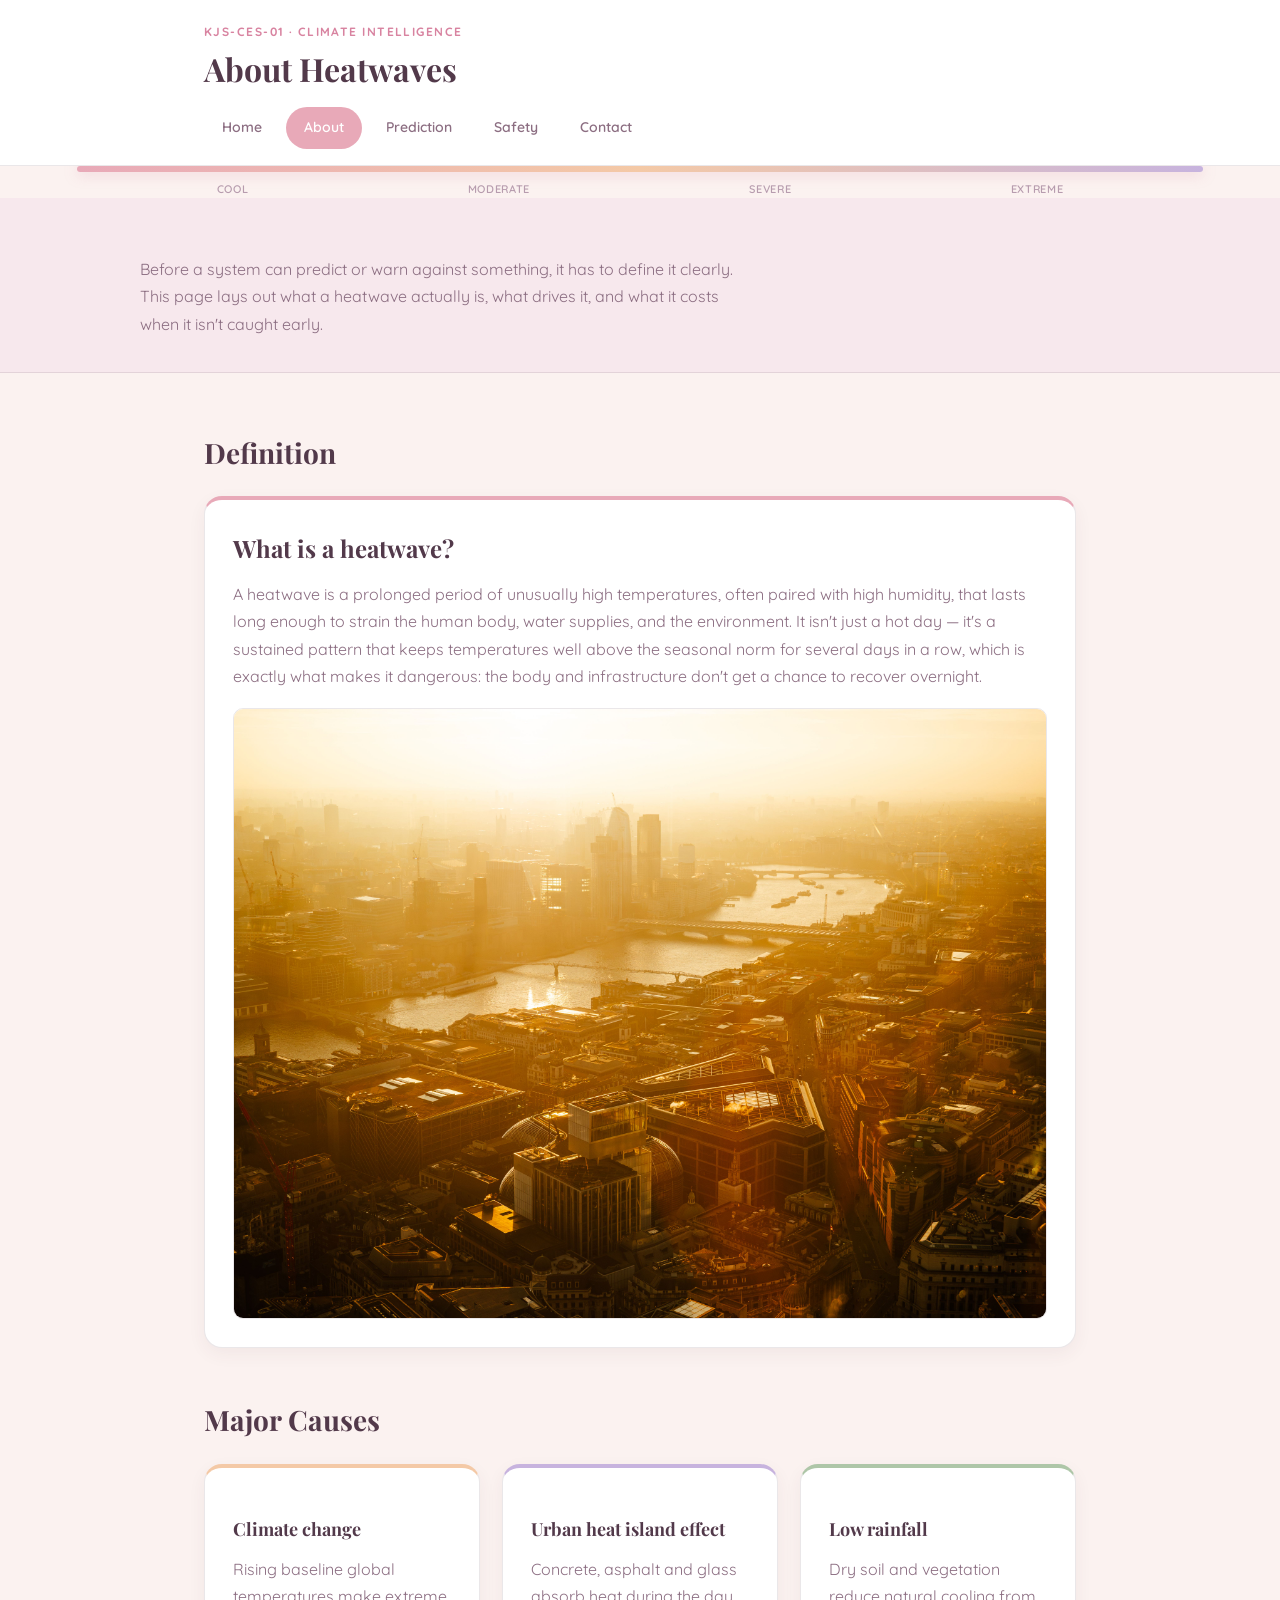
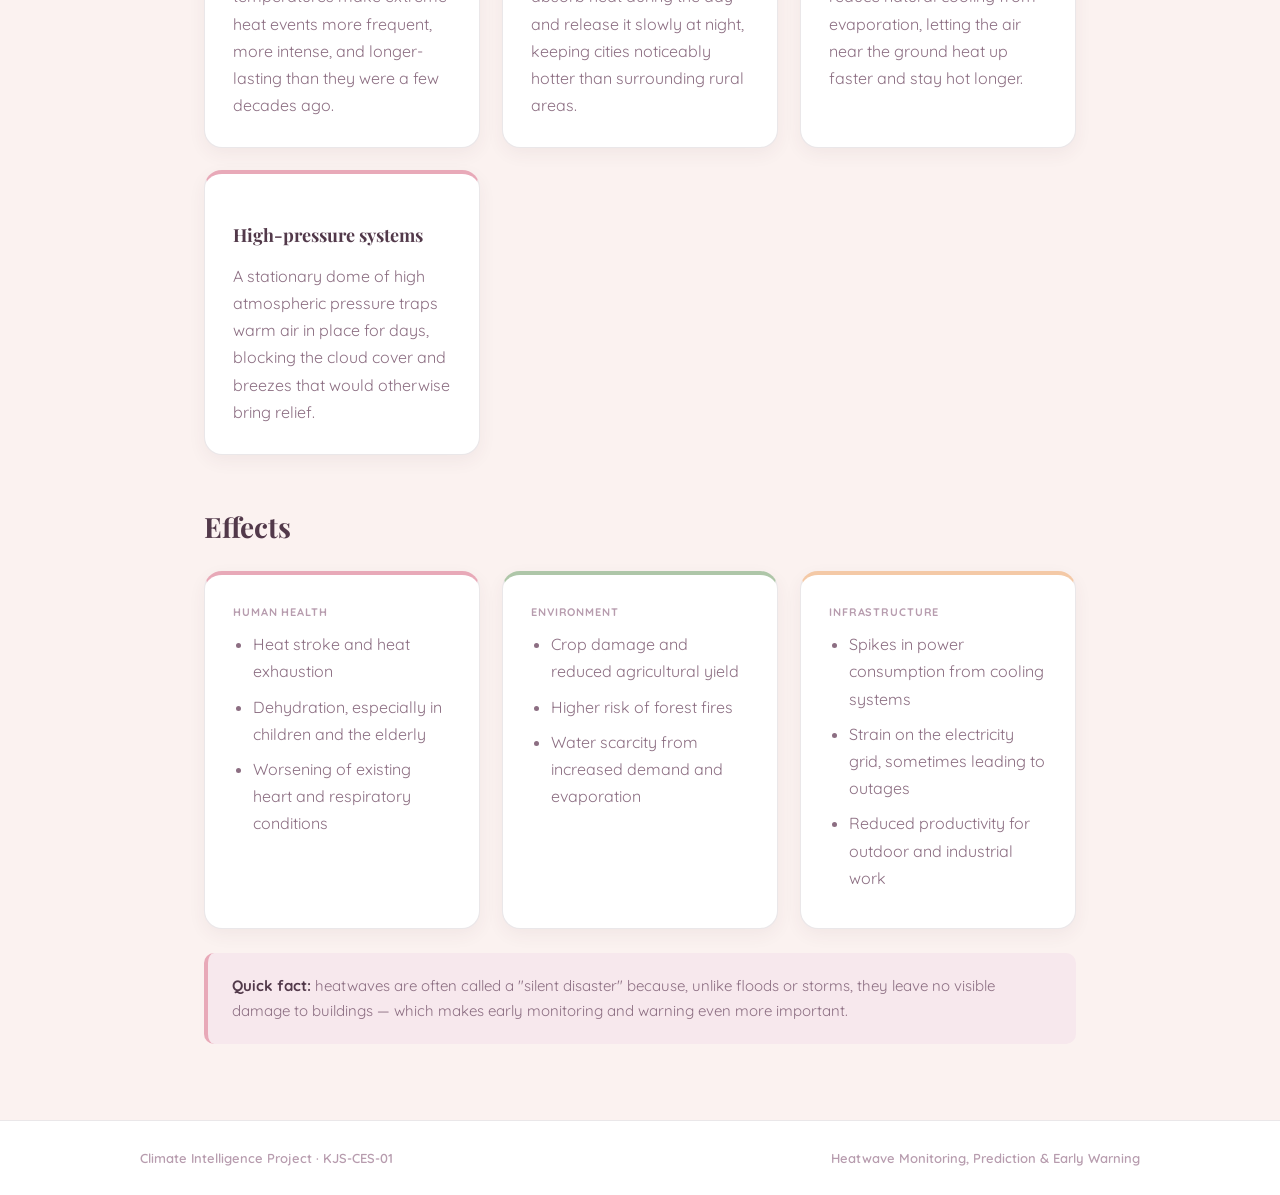
<file: about.html>
<!DOCTYPE html>
<html lang="en">
<head>
  <!-- Google tag (gtag.js) -->
<script async src="https://www.googletagmanager.com/gtag/js?id=G-M9T544SCE0"></script>
<script>
  window.dataLayer = window.dataLayer || [];
  function gtag(){dataLayer.push(arguments);}
  gtag('js', new Date());

  gtag('config', 'G-M9T544SCE0');
</script>
<meta charset="UTF-8">
<meta name="viewport" content="width=device-width, initial-scale=1.0">
<meta name="description" content="What a heatwave is, what causes it, and the effects it has on health, environment and infrastructure.">
<title>About Heatwaves | Climate Intelligence</title>
<link rel="stylesheet" href="css/style.css">
</head>
<body>

<header class="site-header">
  <div class="header-inner">
    <span class="eyebrow">KJS-CES-01 · Climate Intelligence</span>
    <h1>About Heatwaves</h1>
    <nav>
      <a href="index.html">Home</a>
      <a href="about.html">About</a>
      <a href="prediction.html">Prediction</a>
      <a href="safety.html">Safety</a>
      <a href="contact.html">Contact</a>
    </nav>
  </div>
</header>
<div class="thermal-bar"></div>
<div class="thermal-legend"><span>Cool</span><span>Moderate</span><span>Severe</span><span>Extreme</span></div>

<section class="page-hero">
  <div class="page-hero-inner">
    <p class="lede">Before a system can predict or warn against something, it has to define it clearly. This
    page lays out what a heatwave actually is, what drives it, and what it costs when it isn't caught early.</p>
  </div>
</section>

<div class="container">

  <h2 class="section-heading">Definition</h2>
  <div class="card-grid">
    <div class="card accent-rose">
      <h2>What is a heatwave?</h2>
      <p>
        A heatwave is a prolonged period of unusually high temperatures, often paired with high humidity,
        that lasts long enough to strain the human body, water supplies, and the environment. It isn't just
        a hot day — it's a sustained pattern that keeps temperatures well above the seasonal norm for
        several days in a row, which is exactly what makes it dangerous: the body and infrastructure don't
        get a chance to recover overnight.
      </p>
      <img class="feature-img" src="images/heatwave.jpg" alt="Heatwave conditions">
    </div>
  </div>

  <h2 class="section-heading">Major Causes</h2>
  <div class="card-grid">
    <div class="card accent-peach">
      <h3>Climate change</h3>
      <p>Rising baseline global temperatures make extreme heat events more frequent, more intense, and longer-lasting than they were a few decades ago.</p>
    </div>
    <div class="card accent-lavender">
      <h3>Urban heat island effect</h3>
      <p>Concrete, asphalt and glass absorb heat during the day and release it slowly at night, keeping cities noticeably hotter than surrounding rural areas.</p>
    </div>
    <div class="card accent-sage">
      <h3>Low rainfall</h3>
      <p>Dry soil and vegetation reduce natural cooling from evaporation, letting the air near the ground heat up faster and stay hot longer.</p>
    </div>
    <div class="card accent-rose">
      <h3>High-pressure systems</h3>
      <p>A stationary dome of high atmospheric pressure traps warm air in place for days, blocking the cloud cover and breezes that would otherwise bring relief.</p>
    </div>
  </div>

  <h2 class="section-heading">Effects</h2>
  <div class="card-grid">
    <div class="card accent-rose">
      <span class="card-label">Human health</span>
      <ul>
        <li>Heat stroke and heat exhaustion</li>
        <li>Dehydration, especially in children and the elderly</li>
        <li>Worsening of existing heart and respiratory conditions</li>
      </ul>
    </div>
    <div class="card accent-sage">
      <span class="card-label">Environment</span>
      <ul>
        <li>Crop damage and reduced agricultural yield</li>
        <li>Higher risk of forest fires</li>
        <li>Water scarcity from increased demand and evaporation</li>
      </ul>
    </div>
    <div class="card accent-peach">
      <span class="card-label">Infrastructure</span>
      <ul>
        <li>Spikes in power consumption from cooling systems</li>
        <li>Strain on the electricity grid, sometimes leading to outages</li>
        <li>Reduced productivity for outdoor and industrial work</li>
      </ul>
    </div>
  </div>

  <div class="callout">
    <strong>Quick fact:</strong> heatwaves are often called a "silent disaster" because, unlike floods or
    storms, they leave no visible damage to buildings — which makes early monitoring and warning even more
    important.
  </div>

</div>

<footer>
  <div class="footer-inner">
    <span>Climate Intelligence Project · KJS-CES-01</span>
    <span>Heatwave Monitoring, Prediction &amp; Early Warning</span>
  </div>
</footer>

<script src="js/script.js"></script>
</body>
</html>
</file>
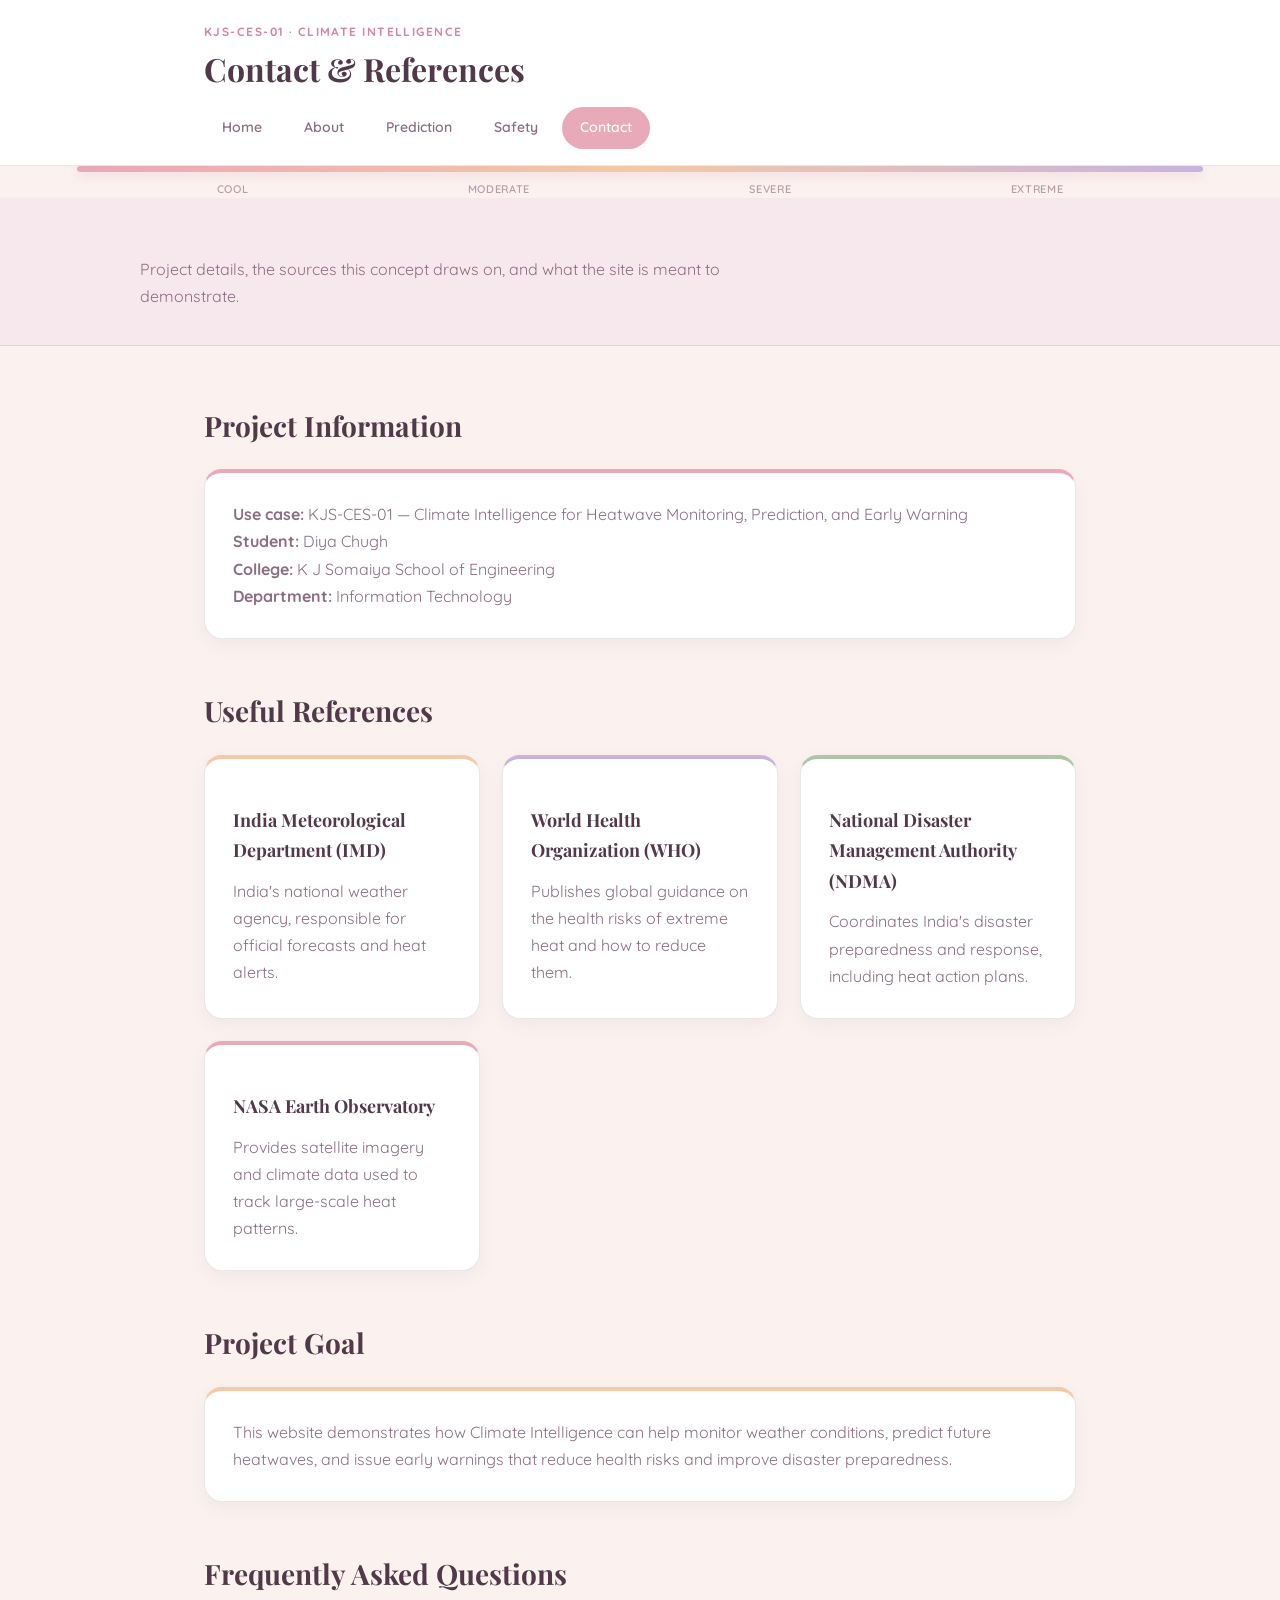
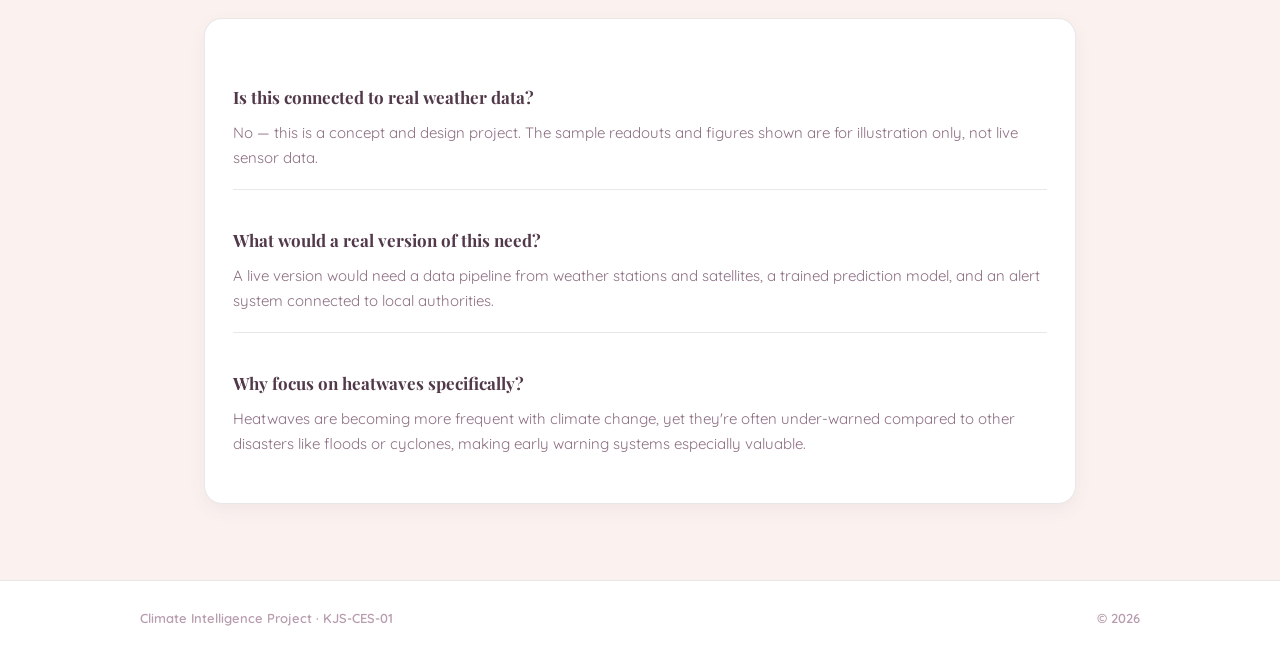
<file: contact.html>
<!DOCTYPE html>
<html lang="en">
<head>
  <!-- Google tag (gtag.js) -->
<script async src="https://www.googletagmanager.com/gtag/js?id=G-M9T544SCE0"></script>
<script>
  window.dataLayer = window.dataLayer || [];
  function gtag(){dataLayer.push(arguments);}
  gtag('js', new Date());

  gtag('config', 'G-M9T544SCE0');
</script>
<meta charset="UTF-8">
<meta name="viewport" content="width=device-width, initial-scale=1.0">
<meta name="description" content="Project information, references, and goals for the Climate Intelligence heatwave monitoring project.">
<title>Contact &amp; References | Climate Intelligence</title>
<link rel="stylesheet" href="css/style.css">
</head>
<body>

<header class="site-header">
  <div class="header-inner">
    <span class="eyebrow">KJS-CES-01 · Climate Intelligence</span>
    <h1>Contact &amp; References</h1>
    <nav>
      <a href="index.html">Home</a>
      <a href="about.html">About</a>
      <a href="prediction.html">Prediction</a>
      <a href="safety.html">Safety</a>
      <a href="contact.html">Contact</a>
    </nav>
  </div>
</header>
<div class="thermal-bar"></div>
<div class="thermal-legend"><span>Cool</span><span>Moderate</span><span>Severe</span><span>Extreme</span></div>

<section class="page-hero">
  <div class="page-hero-inner">
    <p class="lede">Project details, the sources this concept draws on, and what the site is meant to demonstrate.</p>
  </div>
</section>

<div class="container">

  <h2 class="section-heading">Project Information</h2>
  <div class="card-grid">
    <div class="card accent-rose">
      <p><strong>Use case:</strong> KJS-CES-01 — Climate Intelligence for Heatwave Monitoring, Prediction, and Early Warning</p>
      <p><strong>Student:</strong> Diya Chugh</p>
      <p><strong>College:</strong> K J Somaiya School of Engineering</p>
      <p><strong>Department:</strong> Information Technology</p>
    </div>
  </div>

  <h2 class="section-heading">Useful References</h2>
  <div class="card-grid">
    <div class="card accent-peach">
      <h3>India Meteorological Department (IMD)</h3>
      <p>India's national weather agency, responsible for official forecasts and heat alerts.</p>
    </div>
    <div class="card accent-lavender">
      <h3>World Health Organization (WHO)</h3>
      <p>Publishes global guidance on the health risks of extreme heat and how to reduce them.</p>
    </div>
    <div class="card accent-sage">
      <h3>National Disaster Management Authority (NDMA)</h3>
      <p>Coordinates India's disaster preparedness and response, including heat action plans.</p>
    </div>
    <div class="card accent-rose">
      <h3>NASA Earth Observatory</h3>
      <p>Provides satellite imagery and climate data used to track large-scale heat patterns.</p>
    </div>
  </div>

  <h2 class="section-heading">Project Goal</h2>
  <div class="card-grid">
    <div class="card accent-peach">
      <p>
        This website demonstrates how Climate Intelligence can help monitor weather conditions, predict
        future heatwaves, and issue early warnings that reduce health risks and improve disaster
        preparedness.
      </p>
    </div>
  </div>

  <h2 class="section-heading">Frequently Asked Questions</h2>
  <div class="card">
    <div class="faq-item">
      <h3>Is this connected to real weather data?</h3>
      <p>No — this is a concept and design project. The sample readouts and figures shown are for illustration only, not live sensor data.</p>
    </div>
    <div class="faq-item">
      <h3>What would a real version of this need?</h3>
      <p>A live version would need a data pipeline from weather stations and satellites, a trained prediction model, and an alert system connected to local authorities.</p>
    </div>
    <div class="faq-item">
      <h3>Why focus on heatwaves specifically?</h3>
      <p>Heatwaves are becoming more frequent with climate change, yet they're often under-warned compared to other disasters like floods or cyclones, making early warning systems especially valuable.</p>
    </div>
  </div>

</div>

<footer>
  <div class="footer-inner">
    <span>Climate Intelligence Project · KJS-CES-01</span>
    <span>© 2026</span>
  </div>
</footer>

<script src="js/script.js"></script>
</body>
</html>
</file>
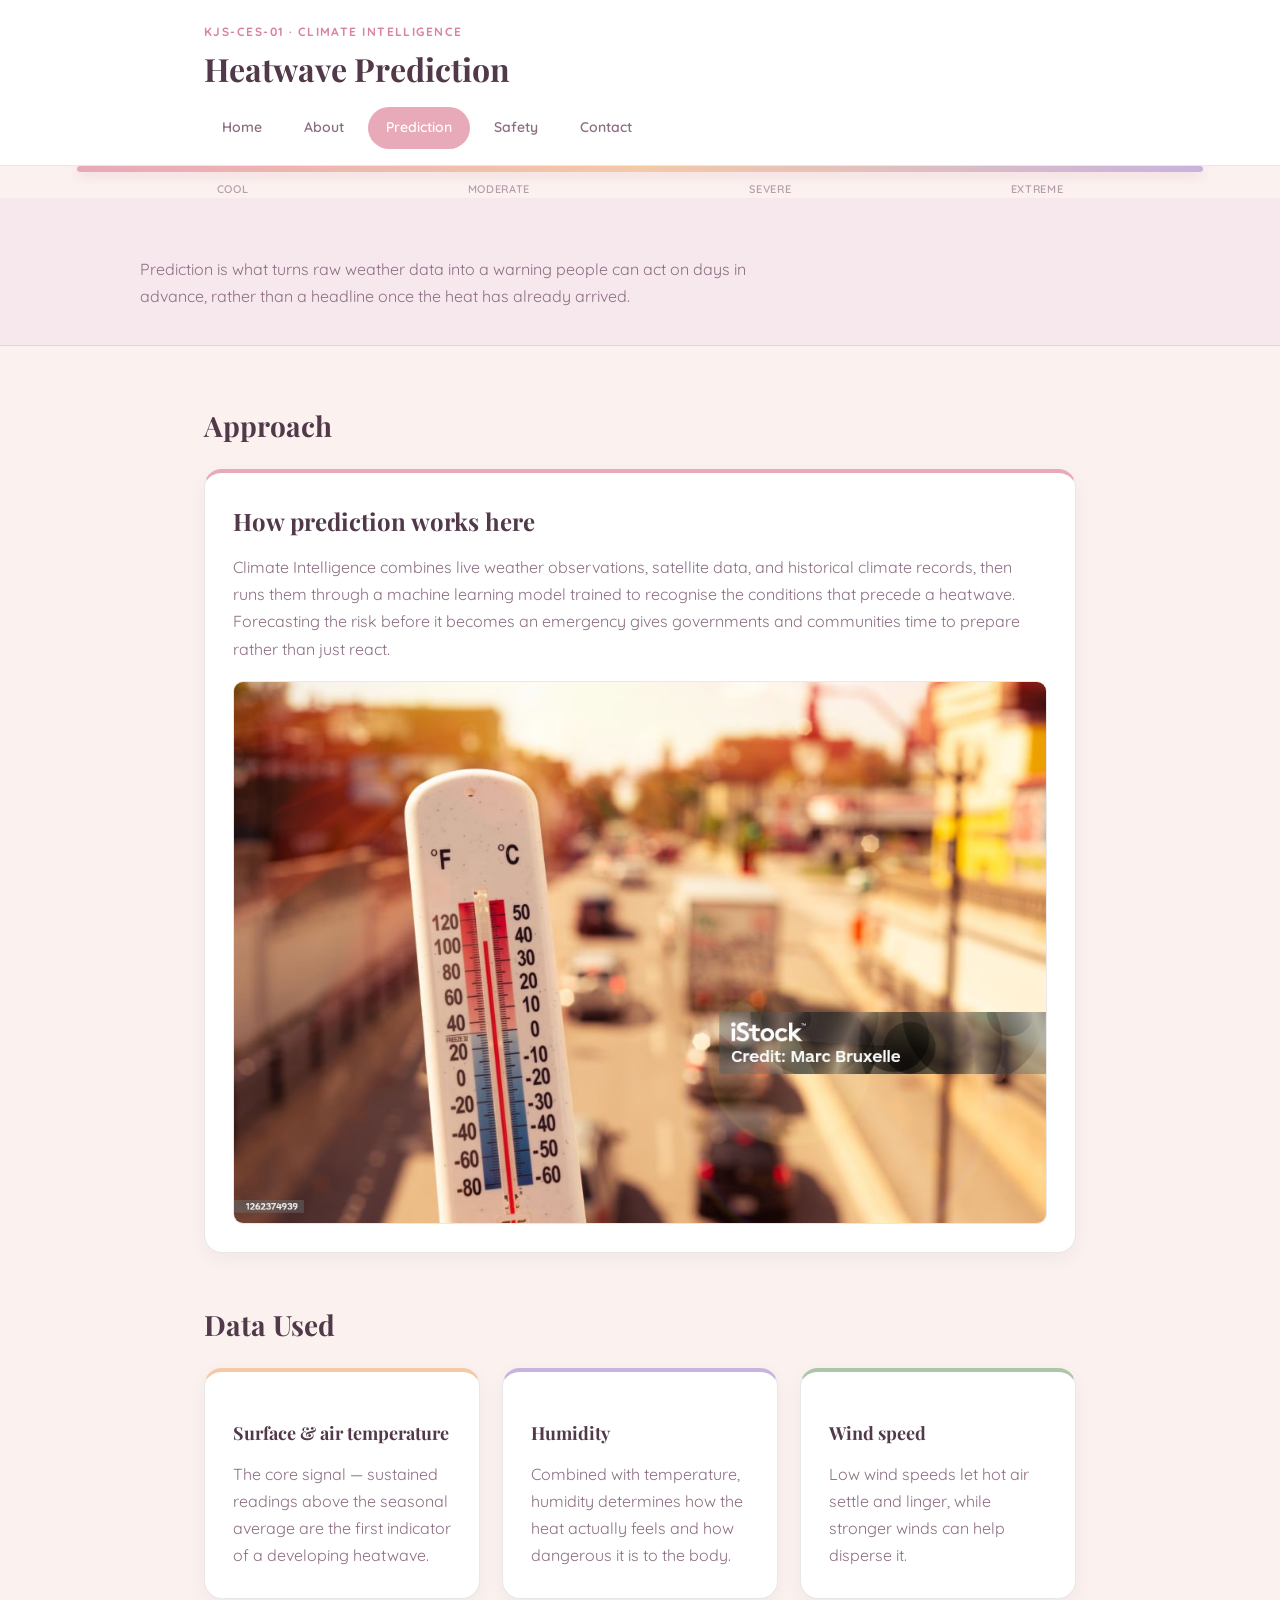
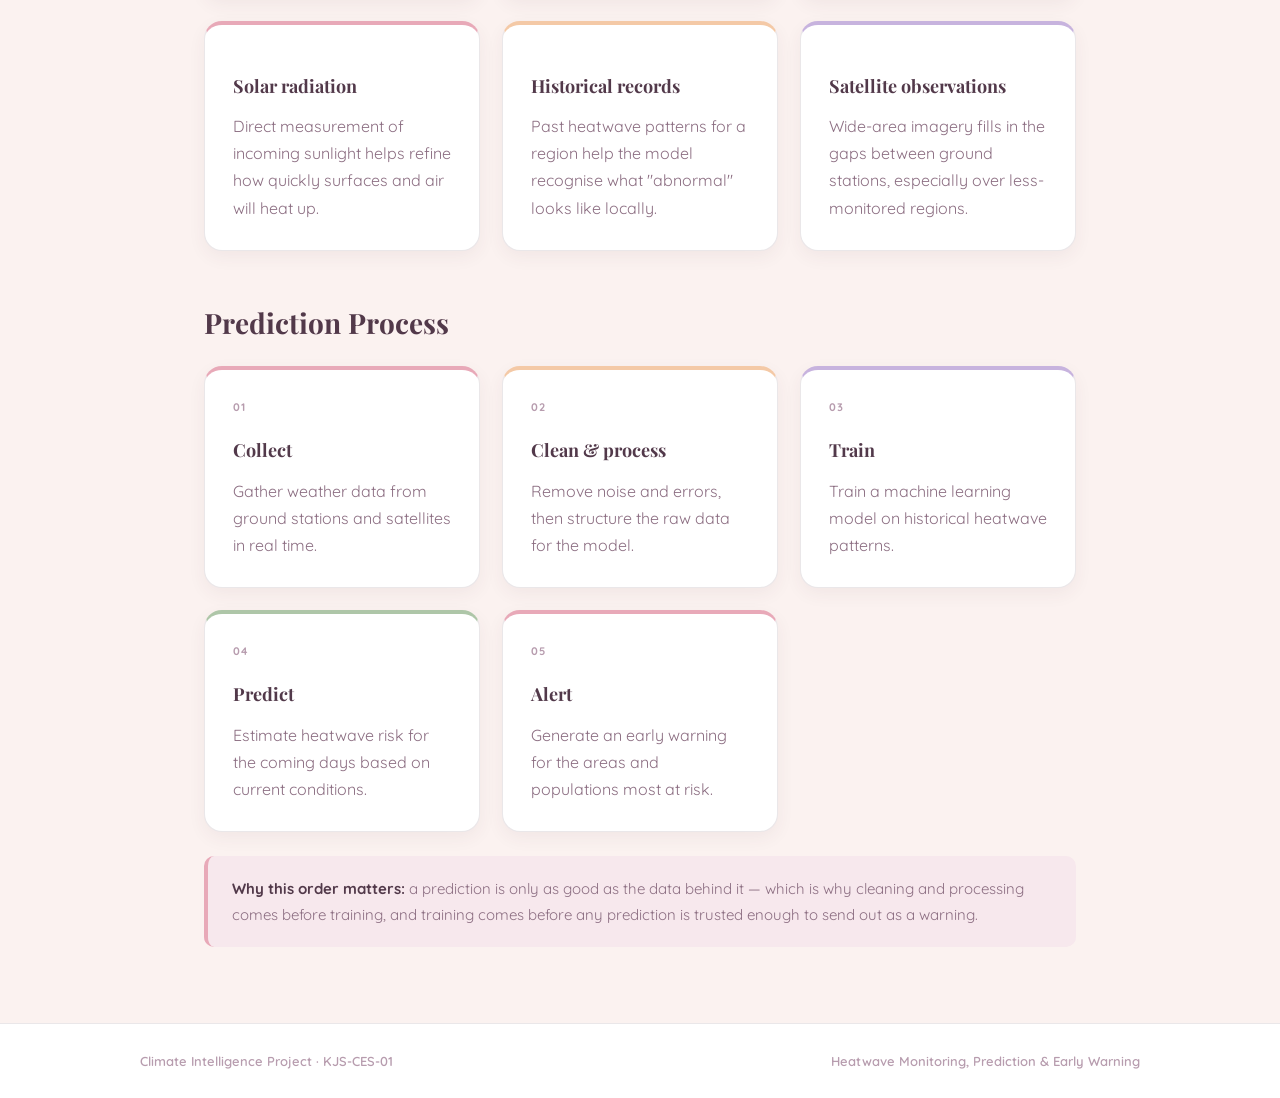
<file: prediction.html>
<!DOCTYPE html>
<html lang="en">
<head>
  <!-- Google tag (gtag.js) -->
<script async src="https://www.googletagmanager.com/gtag/js?id=G-M9T544SCE0"></script>
<script>
  window.dataLayer = window.dataLayer || [];
  function gtag(){dataLayer.push(arguments);}
  gtag('js', new Date());

  gtag('config', 'G-M9T544SCE0');
</script>
<meta charset="UTF-8">
<meta name="viewport" content="width=device-width, initial-scale=1.0">
<meta name="description" content="How Climate Intelligence uses weather data and machine learning to predict heatwaves in advance.">
<title>Heatwave Prediction | Climate Intelligence</title>
<link rel="stylesheet" href="css/style.css">
</head>
<body>

<header class="site-header">
  <div class="header-inner">
    <span class="eyebrow">KJS-CES-01 · Climate Intelligence</span>
    <h1>Heatwave Prediction</h1>
    <nav>
      <a href="index.html">Home</a>
      <a href="about.html">About</a>
      <a href="prediction.html">Prediction</a>
      <a href="safety.html">Safety</a>
      <a href="contact.html">Contact</a>
    </nav>
  </div>
</header>
<div class="thermal-bar"></div>
<div class="thermal-legend"><span>Cool</span><span>Moderate</span><span>Severe</span><span>Extreme</span></div>

<section class="page-hero">
  <div class="page-hero-inner">
    <p class="lede">Prediction is what turns raw weather data into a warning people can act on days in
    advance, rather than a headline once the heat has already arrived.</p>
  </div>
</section>

<div class="container">

  <h2 class="section-heading">Approach</h2>
  <div class="card-grid">
    <div class="card accent-rose">
      <h2>How prediction works here</h2>
      <p>
        Climate Intelligence combines live weather observations, satellite data, and historical climate
        records, then runs them through a machine learning model trained to recognise the conditions that
        precede a heatwave. Forecasting the risk before it becomes an emergency gives governments and
        communities time to prepare rather than just react.
      </p>
      <img class="feature-img" src="images/prediction.jpg" alt="Heatwave prediction data">
    </div>
  </div>

  <h2 class="section-heading">Data Used</h2>
  <div class="card-grid">
    <div class="card accent-peach">
      <h3>Surface &amp; air temperature</h3>
      <p>The core signal — sustained readings above the seasonal average are the first indicator of a developing heatwave.</p>
    </div>
    <div class="card accent-lavender">
      <h3>Humidity</h3>
      <p>Combined with temperature, humidity determines how the heat actually feels and how dangerous it is to the body.</p>
    </div>
    <div class="card accent-sage">
      <h3>Wind speed</h3>
      <p>Low wind speeds let hot air settle and linger, while stronger winds can help disperse it.</p>
    </div>
    <div class="card accent-rose">
      <h3>Solar radiation</h3>
      <p>Direct measurement of incoming sunlight helps refine how quickly surfaces and air will heat up.</p>
    </div>
    <div class="card accent-peach">
      <h3>Historical records</h3>
      <p>Past heatwave patterns for a region help the model recognise what "abnormal" looks like locally.</p>
    </div>
    <div class="card accent-lavender">
      <h3>Satellite observations</h3>
      <p>Wide-area imagery fills in the gaps between ground stations, especially over less-monitored regions.</p>
    </div>
  </div>

  <h2 class="section-heading">Prediction Process</h2>
  <div class="card-grid">
    <div class="card accent-rose">
      <span class="card-label">01</span>
      <h3>Collect</h3>
      <p>Gather weather data from ground stations and satellites in real time.</p>
    </div>
    <div class="card accent-peach">
      <span class="card-label">02</span>
      <h3>Clean &amp; process</h3>
      <p>Remove noise and errors, then structure the raw data for the model.</p>
    </div>
    <div class="card accent-lavender">
      <span class="card-label">03</span>
      <h3>Train</h3>
      <p>Train a machine learning model on historical heatwave patterns.</p>
    </div>
    <div class="card accent-sage">
      <span class="card-label">04</span>
      <h3>Predict</h3>
      <p>Estimate heatwave risk for the coming days based on current conditions.</p>
    </div>
    <div class="card accent-rose">
      <span class="card-label">05</span>
      <h3>Alert</h3>
      <p>Generate an early warning for the areas and populations most at risk.</p>
    </div>
  </div>

  <div class="callout">
    <strong>Why this order matters:</strong> a prediction is only as good as the data behind it — which is
    why cleaning and processing comes before training, and training comes before any prediction is trusted
    enough to send out as a warning.
  </div>

</div>

<footer>
  <div class="footer-inner">
    <span>Climate Intelligence Project · KJS-CES-01</span>
    <span>Heatwave Monitoring, Prediction &amp; Early Warning</span>
  </div>
</footer>

<script src="js/script.js"></script>
</body>
</html>
</file>
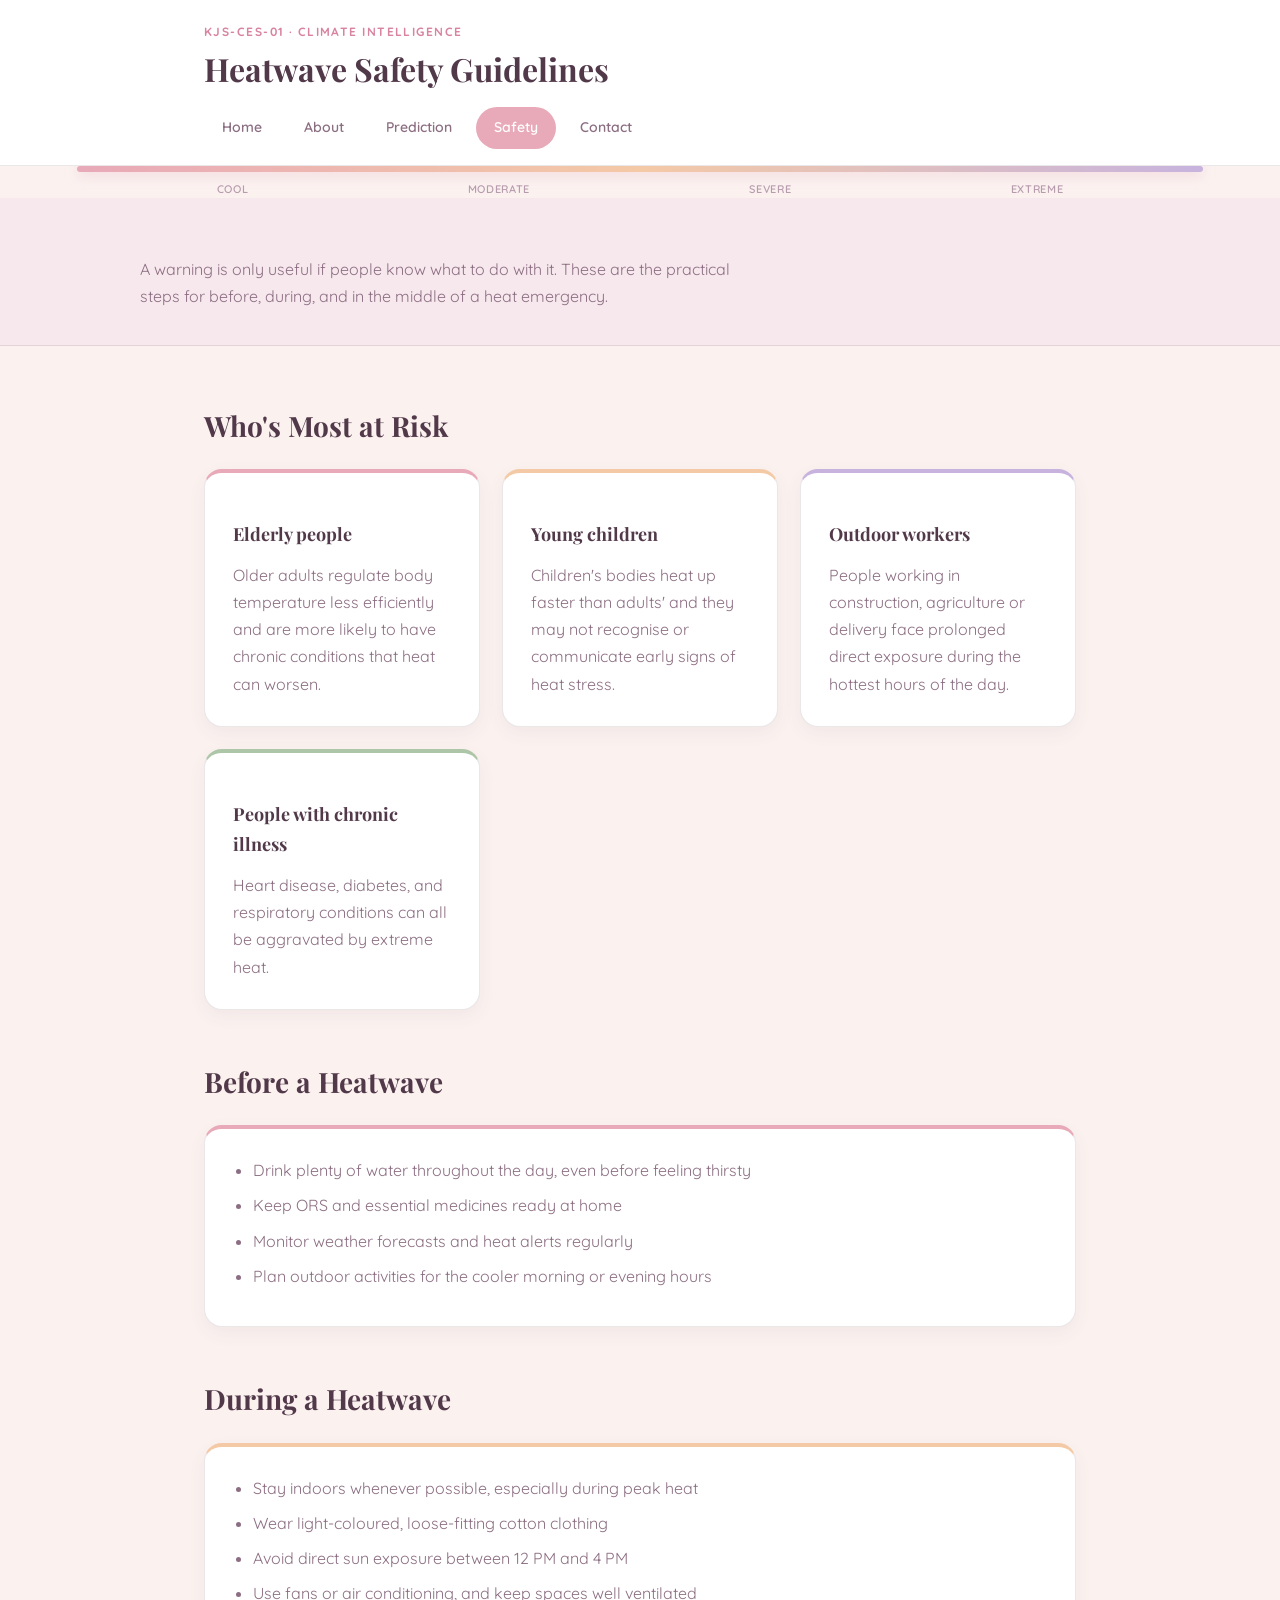
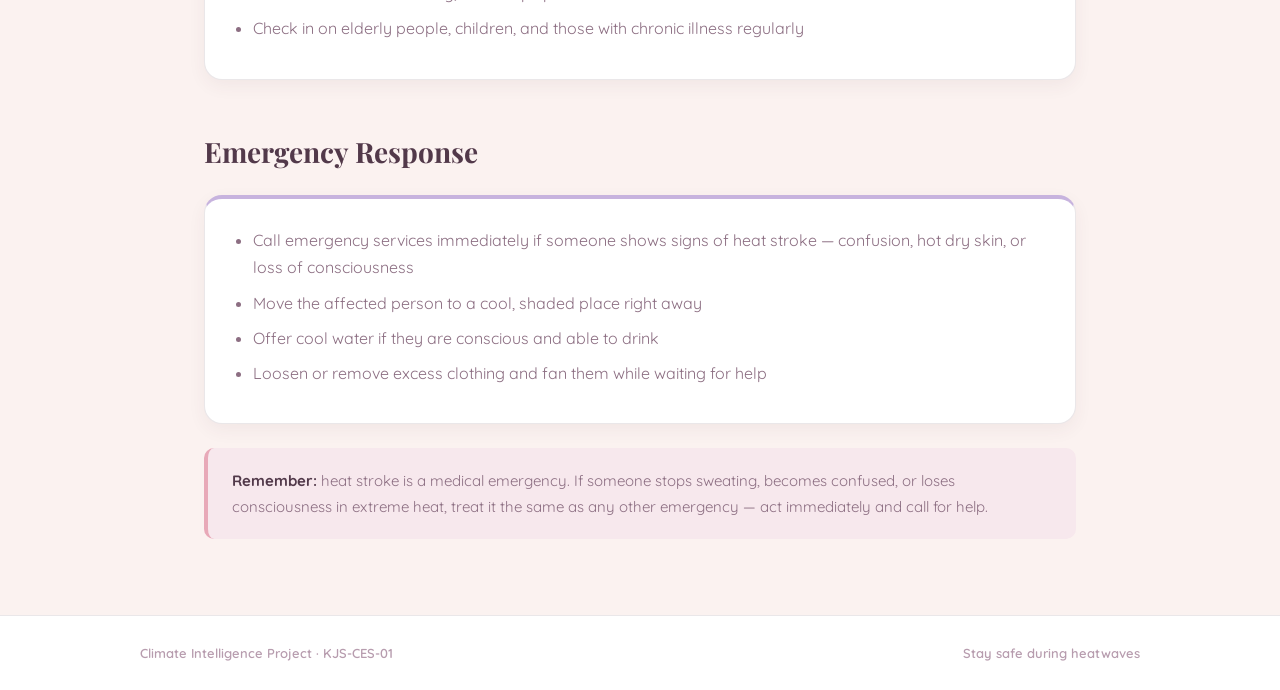
<file: safety.html>
<!DOCTYPE html>
<html lang="en">
<head>
  <!-- Google tag (gtag.js) -->
<script async src="https://www.googletagmanager.com/gtag/js?id=G-M9T544SCE0"></script>
<script>
  window.dataLayer = window.dataLayer || [];
  function gtag(){dataLayer.push(arguments);}
  gtag('js', new Date());

  gtag('config', 'G-M9T544SCE0');
</script>
<meta charset="UTF-8">
<meta name="viewport" content="width=device-width, initial-scale=1.0">
<meta name="description" content="Practical safety guidelines for before, during, and in an emergency during a heatwave.">
<title>Heatwave Safety | Climate Intelligence</title>
<link rel="stylesheet" href="css/style.css">
</head>
<body>

<header class="site-header">
  <div class="header-inner">
    <span class="eyebrow">KJS-CES-01 · Climate Intelligence</span>
    <h1>Heatwave Safety Guidelines</h1>
    <nav>
      <a href="index.html">Home</a>
      <a href="about.html">About</a>
      <a href="prediction.html">Prediction</a>
      <a href="safety.html">Safety</a>
      <a href="contact.html">Contact</a>
    </nav>
  </div>
</header>
<div class="thermal-bar"></div>
<div class="thermal-legend"><span>Cool</span><span>Moderate</span><span>Severe</span><span>Extreme</span></div>

<section class="page-hero">
  <div class="page-hero-inner">
    <p class="lede">A warning is only useful if people know what to do with it. These are the practical
    steps for before, during, and in the middle of a heat emergency.</p>
  </div>
</section>

<div class="container">

  <h2 class="section-heading">Who's Most at Risk</h2>
  <div class="card-grid">
    <div class="card accent-rose">
      <h3>Elderly people</h3>
      <p>Older adults regulate body temperature less efficiently and are more likely to have chronic conditions that heat can worsen.</p>
    </div>
    <div class="card accent-peach">
      <h3>Young children</h3>
      <p>Children's bodies heat up faster than adults' and they may not recognise or communicate early signs of heat stress.</p>
    </div>
    <div class="card accent-lavender">
      <h3>Outdoor workers</h3>
      <p>People working in construction, agriculture or delivery face prolonged direct exposure during the hottest hours of the day.</p>
    </div>
    <div class="card accent-sage">
      <h3>People with chronic illness</h3>
      <p>Heart disease, diabetes, and respiratory conditions can all be aggravated by extreme heat.</p>
    </div>
  </div>

  <h2 class="section-heading">Before a Heatwave</h2>
  <div class="card-grid">
    <div class="card accent-rose">
      <ul>
        <li>Drink plenty of water throughout the day, even before feeling thirsty</li>
        <li>Keep ORS and essential medicines ready at home</li>
        <li>Monitor weather forecasts and heat alerts regularly</li>
        <li>Plan outdoor activities for the cooler morning or evening hours</li>
      </ul>
    </div>
  </div>

  <h2 class="section-heading">During a Heatwave</h2>
  <div class="card-grid">
    <div class="card accent-peach">
      <ul>
        <li>Stay indoors whenever possible, especially during peak heat</li>
        <li>Wear light-coloured, loose-fitting cotton clothing</li>
        <li>Avoid direct sun exposure between 12 PM and 4 PM</li>
        <li>Use fans or air conditioning, and keep spaces well ventilated</li>
        <li>Check in on elderly people, children, and those with chronic illness regularly</li>
      </ul>
    </div>
  </div>

  <h2 class="section-heading">Emergency Response</h2>
  <div class="card-grid">
    <div class="card accent-lavender">
      <ul>
        <li>Call emergency services immediately if someone shows signs of heat stroke — confusion, hot dry skin, or loss of consciousness</li>
        <li>Move the affected person to a cool, shaded place right away</li>
        <li>Offer cool water if they are conscious and able to drink</li>
        <li>Loosen or remove excess clothing and fan them while waiting for help</li>
      </ul>
    </div>
  </div>

  <div class="callout">
    <strong>Remember:</strong> heat stroke is a medical emergency. If someone stops sweating, becomes
    confused, or loses consciousness in extreme heat, treat it the same as any other emergency — act
    immediately and call for help.
  </div>

</div>

<footer>
  <div class="footer-inner">
    <span>Climate Intelligence Project · KJS-CES-01</span>
    <span>Stay safe during heatwaves</span>
  </div>
</footer>

<script src="js/script.js"></script>
</body>
</html>
</file>
<file: css/style.css>
/* ============================================================
   Climate Intelligence — Heatwave Monitoring
   Design language: hazy sunset sky — soft, warm, feminine pastels
   ============================================================ */

@import url('https://fonts.googleapis.com/css2?family=Playfair+Display:wght@600;700&family=Quicksand:wght@400;500;600;700&display=swap');

:root{
  /* surfaces */
  --bg:         #fbf2f0;
  --bg-soft:    #f7e8ed;
  --bg-card:    #ffffff;
  --line:       rgba(82,57,74,.12);

  /* text */
  --ink:        #52394a;
  --ink-dim:    #8c6e82;
  --ink-faint:  #b79cae;

  /* pastel accent palette — the site's signature */
  --rose:       #e8a9b8;
  --rose-deep:  #d883a0;
  --lavender:   #c7b3de;
  --peach:      #f4c9a6;
  --sage:       #aec6a8;

  --sunset-gradient: linear-gradient(90deg, var(--rose) 0%, var(--peach) 50%, var(--lavender) 100%);

  --radius: 18px;
  --radius-sm: 10px;
  --font-display: 'Playfair Display', serif;
  --font-body: 'Quicksand', sans-serif;
}

*{ margin:0; padding:0; box-sizing:border-box; }
html{ scroll-behavior:smooth; }

body{
  background:var(--bg);
  color:var(--ink);
  font-family:var(--font-body);
  line-height:1.7;
}

img{ max-width:100%; display:block; }

/* ---------- signature ribbon bar ---------- */
.thermal-bar{
  height:6px;
  width:88%;
  margin:0 auto;
  border-radius:99px;
  background:var(--sunset-gradient);
  box-shadow:0 2px 14px rgba(216,131,160,.35);
}
.thermal-legend{
  display:flex;
  justify-content:space-between;
  max-width:1000px;
  margin:0 auto;
  padding:8px 6% 0;
  font-size:11px;
  letter-spacing:.06em;
  color:var(--ink-faint);
  text-transform:uppercase;
  font-weight:600;
}

/* ---------- header / nav ---------- */
header.site-header{
  background:var(--bg-card);
  border-bottom:1px solid var(--line);
  position:sticky;
  top:0;
  z-index:100;
}
.header-inner{
  max-width:1000px;
  margin:0 auto;
  padding:22px 5% 16px;
}
.eyebrow{
  font-size:12px;
  font-weight:700;
  letter-spacing:.12em;
  color:var(--rose-deep);
  text-transform:uppercase;
  display:block;
  margin-bottom:8px;
}
header.site-header h1{
  font-family:var(--font-display);
  font-weight:700;
  font-size:clamp(24px,3.2vw,32px);
  color:var(--ink);
  line-height:1.2;
}
nav{
  margin-top:18px;
  display:flex;
  flex-wrap:wrap;
  gap:6px;
}
nav a{
  color:var(--ink-dim);
  text-decoration:none;
  font-weight:600;
  font-size:14px;
  padding:9px 18px;
  border-radius:99px;
  transition:background .15s ease, color .15s ease;
}
nav a:hover{ background:var(--bg-soft); color:var(--ink); }
nav a.active{ background:var(--rose); color:#fff; }

/* ---------- hero (index only) ---------- */
.hero{
  position:relative;
  overflow:hidden;
  padding:90px 5% 70px;
}
.hero::before, .hero::after{
  content:"";
  position:absolute;
  border-radius:50%;
  filter:blur(50px);
  opacity:.55;
  z-index:0;
}
.hero::before{
  width:340px; height:340px;
  background:var(--rose);
  top:-120px; right:-60px;
}
.hero::after{
  width:260px; height:260px;
  background:var(--lavender);
  bottom:-100px; left:10%;
}
.hero-photo{
  position:absolute;
  inset:0;
  background:
    linear-gradient(160deg, rgba(251,242,240,.9) 0%, rgba(247,232,237,.75) 55%, rgba(199,179,222,.55) 100%),
    url("../images/hero.jpg");
  background-size:cover;
  background-position:center;
  z-index:0;
}
.hero-inner{ max-width:1000px; margin:0 auto; position:relative; z-index:1; }
.hero h2{
  font-family:var(--font-display);
  font-weight:700;
  font-size:clamp(32px,5vw,52px);
  line-height:1.15;
  max-width:720px;
  color:var(--ink);
}
.hero p{
  font-size:17px;
  color:var(--ink-dim);
  max-width:560px;
  margin-top:18px;
}

/* readout panel, softened into a "quick facts" strip */
.readout{
  margin-top:38px;
  display:inline-flex;
  flex-wrap:wrap;
  background:rgba(255,255,255,.75);
  border:1px solid var(--line);
  border-radius:var(--radius);
  backdrop-filter:blur(6px);
  overflow:hidden;
  box-shadow:0 8px 24px rgba(82,57,74,.08);
}
.readout-cell{
  padding:16px 24px;
  border-right:1px solid var(--line);
}
.readout-cell:last-child{ border-right:none; }
.readout-label{
  font-size:11px;
  font-weight:700;
  letter-spacing:.06em;
  color:var(--ink-faint);
  text-transform:uppercase;
  display:block;
  margin-bottom:5px;
}
.readout-value{
  font-family:var(--font-display);
  font-size:21px;
  font-weight:700;
  color:var(--ink);
}
.readout-value.status-severe{ color:var(--rose-deep); }
.readout-note{
  font-size:11px;
  color:var(--ink-faint);
  margin-top:12px;
  font-style:italic;
}

/* ---------- page header strip ---------- */
.page-hero{
  padding:48px 5% 34px;
  border-bottom:1px solid var(--line);
  background:var(--bg-soft);
}
.page-hero-inner{ max-width:1000px; margin:0 auto; }
.page-hero p.lede{
  color:var(--ink-dim);
  max-width:620px;
  margin-top:10px;
  font-size:16px;
}

/* ---------- layout ---------- */
.container{ max-width:1000px; margin:auto; padding:56px 5%; }
.section-heading{
  font-family:var(--font-display);
  font-size:28px;
  font-weight:700;
  color:var(--ink);
  margin:48px 0 20px;
}
.section-heading:first-child{ margin-top:0; }
.card-grid{
  display:grid;
  grid-template-columns:repeat(auto-fit, minmax(260px,1fr));
  gap:22px;
}

/* ---------- cards ---------- */
.card{
  background:var(--bg-card);
  border:1px solid var(--line);
  padding:28px;
  border-radius:var(--radius);
  box-shadow:0 6px 18px rgba(82,57,74,.06);
}
.card.accent-rose{ border-top:4px solid var(--rose); }
.card.accent-peach{ border-top:4px solid var(--peach); }
.card.accent-lavender{ border-top:4px solid var(--lavender); }
.card.accent-sage{ border-top:4px solid var(--sage); }

.card-label{
  font-size:11px;
  font-weight:700;
  letter-spacing:.08em;
  color:var(--ink-faint);
  text-transform:uppercase;
  display:block;
  margin-bottom:10px;
}
.card h2, .card h3{
  font-family:var(--font-display);
  font-weight:700;
  color:var(--ink);
  margin-bottom:12px;
}
.card h2{ font-size:24px; }
.card h3{ font-size:18px; margin-top:18px; }
.card p{ color:var(--ink-dim); }
.card ul, .card ol{ margin-left:20px; color:var(--ink-dim); }
.card li{ margin-bottom:8px; }

.feature-img{
  border-radius:var(--radius-sm);
  margin-top:18px;
  border:1px solid var(--line);
}

/* callout box */
.callout{
  background:var(--bg-soft);
  border-left:4px solid var(--rose);
  border-radius:var(--radius-sm);
  padding:20px 24px;
  margin-top:24px;
  font-size:15px;
  color:var(--ink-dim);
}
.callout strong{ color:var(--ink); }

/* FAQ */
.faq-item{ padding:18px 0; border-bottom:1px solid var(--line); }
.faq-item:last-child{ border-bottom:none; }
.faq-item h3{
  font-family:var(--font-display);
  font-size:17px;
  color:var(--ink);
  margin-bottom:8px;
}
.faq-item p{ color:var(--ink-dim); font-size:15px; }

/* ---------- buttons ---------- */
button, .btn{
  background:var(--rose);
  color:#fff;
  border:none;
  font-family:var(--font-body);
  font-weight:700;
  font-size:14px;
  padding:14px 28px;
  border-radius:99px;
  cursor:pointer;
  margin-top:26px;
  box-shadow:0 6px 16px rgba(232,169,184,.45);
  transition:background .15s ease, transform .15s ease;
}
button:hover, .btn:hover{ background:var(--rose-deep); transform:translateY(-2px); }

/* ---------- footer ---------- */
footer{
  background:var(--bg-card);
  border-top:1px solid var(--line);
  padding:26px 5%;
  margin-top:20px;
}
.footer-inner{
  max-width:1000px;
  margin:0 auto;
  display:flex;
  justify-content:space-between;
  flex-wrap:wrap;
  gap:8px;
  font-size:13px;
  color:var(--ink-faint);
  font-weight:600;
}

/* ---------- responsive ---------- */
@media(max-width:768px){
  .hero{ padding:70px 6% 50px; }
  nav a{ padding:8px 12px; }
  .readout{ flex-direction:column; }
  .readout-cell{ border-right:none; border-bottom:1px solid var(--line); }
  .readout-cell:last-child{ border-bottom:none; }
  .footer-inner{ flex-direction:column; }
}
</file>
